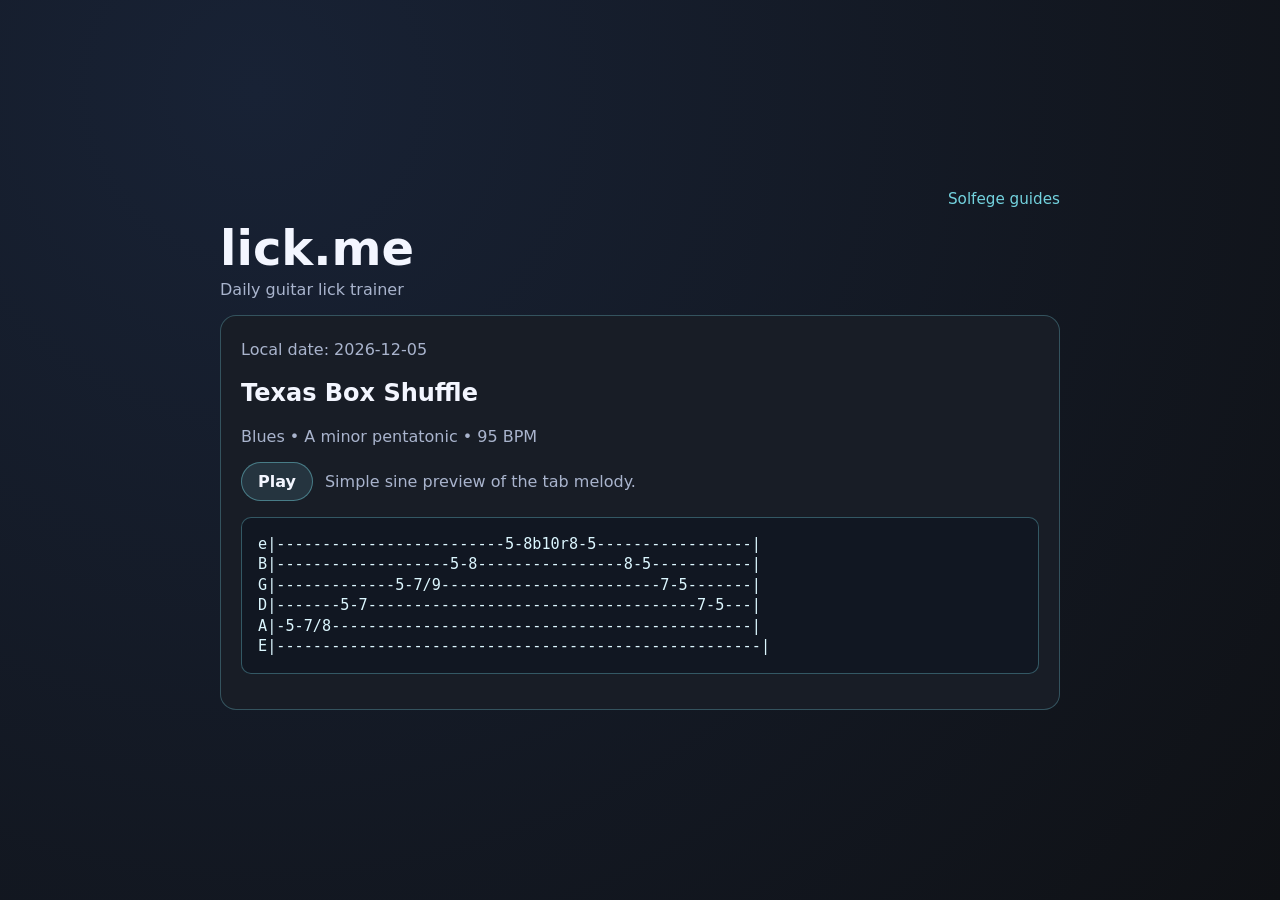
<file: index.html>
<!doctype html>
<html lang="en">
  <head>
    <meta charset="UTF-8" />
    <meta name="viewport" content="width=device-width, initial-scale=1.0" />
    <title>lick.me — Daily Guitar Lick Trainer</title>
    <link rel="stylesheet" href="assets/style.css" />
  </head>
  <body>
    <main class="app">
      <nav class="top-nav" aria-label="Secondary">
        <a class="nav-link" href="solfege.html">Solfege guides</a>
      </nav>
      <h1>lick.me</h1>
      <p class="subtitle">Daily guitar lick trainer</p>

      <section class="card" aria-live="polite">
        <p id="date" class="meta"></p>
        <h2 id="title">Loading today’s lick…</h2>
        <p id="info" class="meta"></p>
        <div class="controls">
          <button id="playback-button" class="button" type="button">Play</button>
          <p id="playback-status" class="meta playback-status">Preparing playback…</p>
        </div>
        <pre id="tab" class="tab"></pre>
        <p id="error" class="error" hidden></p>
      </section>
    </main>

    <script src="assets/audio.js"></script>
    <script src="assets/app.js"></script>
  </body>
</html>
</file>
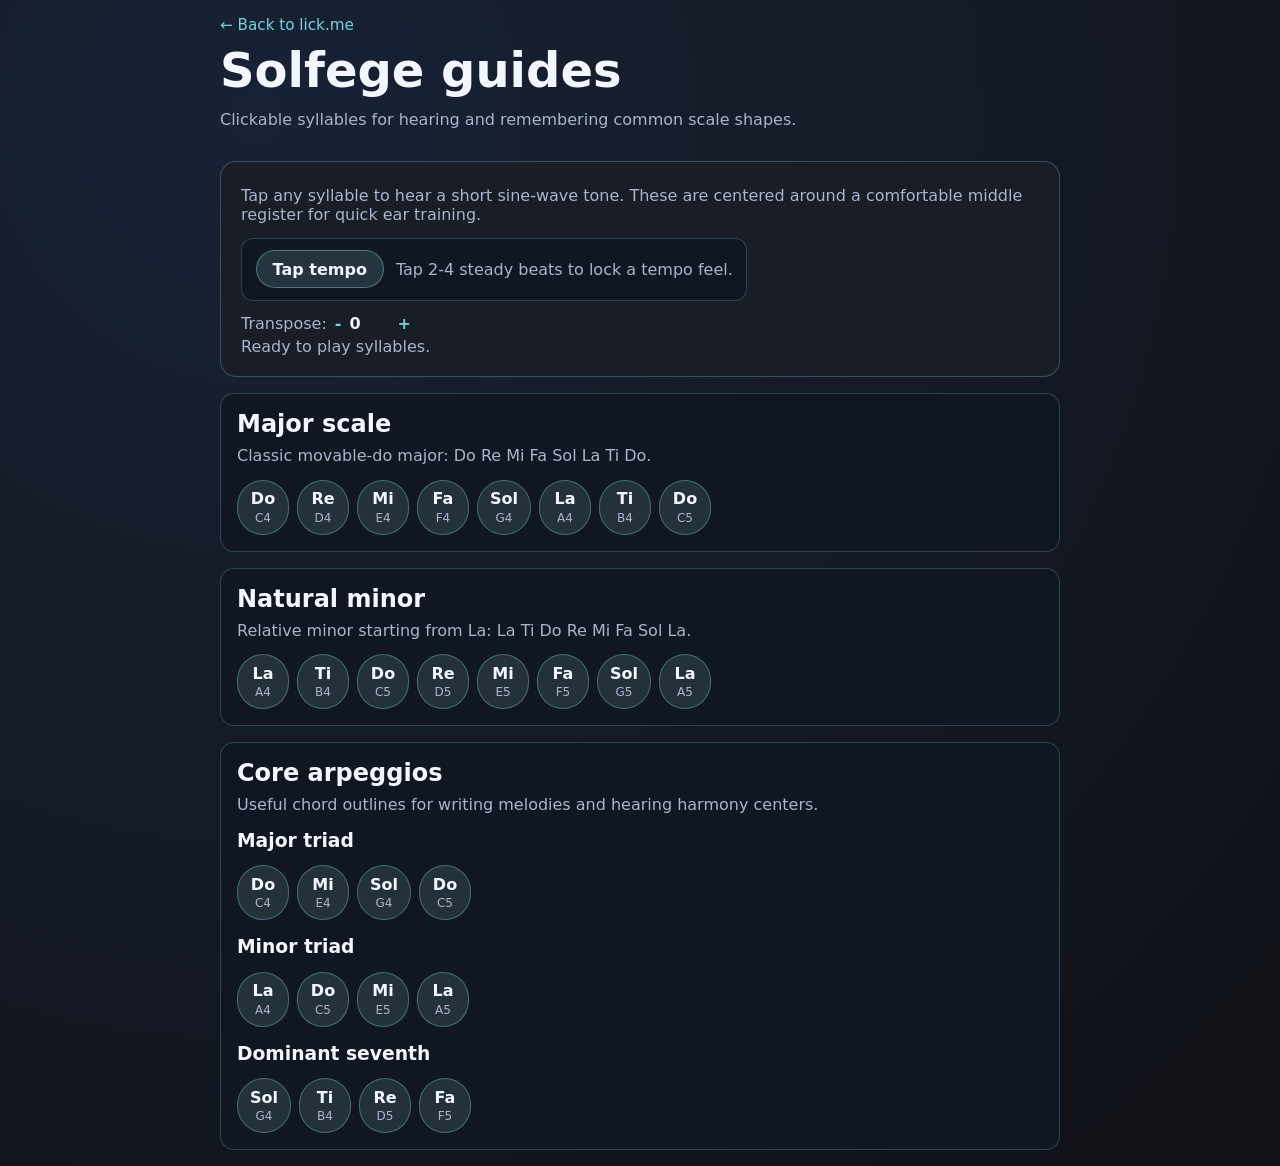
<file: solfege.html>
<!doctype html>
<html lang="en">
  <head>
    <meta charset="UTF-8" />
    <meta name="viewport" content="width=device-width, initial-scale=1.0" />
    <title>lick.me — Solfege Guides</title>
    <link rel="stylesheet" href="assets/style.css" />
  </head>
  <body>
    <main class="app">
      <header class="page-header">
        <a class="back-link" href="index.html">← Back to lick.me</a>
        <h1>Solfege guides</h1>
        <p class="subtitle">Clickable syllables for hearing and remembering common scale shapes.</p>
      </header>

      <section class="card">
        <p class="meta">Tap any syllable to hear a short sine-wave tone. These are centered around a comfortable middle register for quick ear training.</p>
        <div class="tool-strip" aria-label="Solfege tools">
          <section class="tempo-box" aria-label="Tap tempo">
            <button id="tap-tempo-button" class="button tempo-button" type="button">Tap tempo</button>
            <p id="tap-tempo-output" class="meta tempo-output">Tap 2-4 steady beats to lock a tempo feel.</p>
          </section>
        </div>
        <p class="meta transpose-controls" aria-label="Transpose controls">
          Transpose:
          <a id="transpose-down" class="inline-link" href="#">-</a>
          <span id="transpose-value" class="transpose-value">0</span>
          <a id="transpose-up" class="inline-link" href="#">+</a>
        </p>
        <p id="solfege-status" class="meta playback-status">Ready to play syllables.</p>
      </section>

      <section id="solfege-guides" class="guide-list" aria-label="Solfege guide list"></section>
    </main>

    <script src="assets/audio.js"></script>
    <script src="assets/solfege.js"></script>
  </body>
</html>
</file>
<file: assets/style.css>
:root {
  color-scheme: dark;
  --bg: #0f1115;
  --card: #1a1f29;
  --text: #f3f6ff;
  --muted: #a9b4cd;
  --accent: #73d2de;
  --error: #ff9f9f;
}

* {
  box-sizing: border-box;
}

body {
  margin: 0;
  min-height: 100vh;
  font-family: Inter, system-ui, -apple-system, Segoe UI, Roboto, sans-serif;
  background: radial-gradient(circle at 20% 10%, #182235, var(--bg));
  color: var(--text);
  display: grid;
  place-items: center;
  padding: 1rem;
}

.app {
  width: min(100%, 840px);
}

.top-nav {
  display: flex;
  justify-content: flex-end;
  margin-bottom: 0.75rem;
}

.nav-link,
.back-link {
  color: var(--accent);
  text-decoration: none;
  font-size: 0.95rem;
}

.nav-link:hover,
.back-link:hover {
  text-decoration: underline;
}

h1 {
  margin: 0;
  font-size: clamp(2rem, 5vw, 3rem);
}

.subtitle {
  margin-top: 0.25rem;
  color: var(--muted);
}

.card {
  margin-top: 1rem;
  padding: 1.25rem;
  border-radius: 16px;
  background: #171e2a;
  background: color-mix(in srgb, var(--card) 92%, black);
  border: 1px solid #245b69;
  border: 1px solid color-mix(in srgb, var(--accent) 30%, transparent);
}

.meta {
  color: var(--muted);
  margin: 0.25rem 0;
}

.inline-link {
  color: var(--accent);
  text-decoration: none;
  font-weight: 600;
}

.inline-link:hover,
.inline-link:focus-visible {
  text-decoration: underline;
}

.transpose-controls {
  display: flex;
  align-items: center;
  gap: 0.5rem;
  flex-wrap: wrap;
}

.transpose-value {
  min-width: 2.5rem;
  color: var(--text);
  font-weight: 600;
}

.tool-strip {
  display: flex;
  gap: 0.75rem;
  margin: 0.85rem 0;
  flex-wrap: wrap;
}

.tempo-box {
  display: flex;
  align-items: center;
  gap: 0.75rem;
  padding: 0.7rem 0.85rem;
  border-radius: 12px;
  background: #111722;
  border: 1px solid color-mix(in srgb, var(--accent) 24%, transparent);
  flex-wrap: wrap;
}

.tempo-button {
  padding-inline: 0.9rem;
  white-space: nowrap;
}

.tempo-output {
  margin: 0;
  min-width: min(100%, 18rem);
}

.controls {
  display: flex;
  align-items: center;
  gap: 0.75rem;
  margin-top: 1rem;
  flex-wrap: wrap;
}

.button {
  appearance: none;
  border: 1px solid color-mix(in srgb, var(--accent) 45%, transparent);
  border-radius: 999px;
  background: color-mix(in srgb, var(--accent) 12%, var(--card));
  color: var(--text);
  padding: 0.55rem 1rem;
  font: inherit;
  font-weight: 600;
  cursor: pointer;
}

.button:hover:enabled {
  background: color-mix(in srgb, var(--accent) 20%, var(--card));
}

.button:disabled {
  cursor: not-allowed;
  opacity: 0.55;
}

.playback-status {
  margin: 0;
}

.tab {
  margin-top: 1rem;
  padding: 1rem;
  border-radius: 10px;
  background: #111722;
  overflow-x: auto;
  line-height: 1.35;
  color: #dcf7ff;
  border: 1px solid #2a6b7a;
  border: 1px solid color-mix(in srgb, var(--accent) 35%, transparent);
  font: 500 0.95rem/1.35 ui-monospace, SFMono-Regular, Menlo, Consolas, monospace;
}

.error {
  margin-top: 0.5rem;
  color: var(--error);
}

.page-header {
  display: flex;
  flex-direction: column;
  gap: 0.5rem;
}

.guide-list {
  display: grid;
  gap: 1rem;
  margin-top: 1rem;
}

.guide-card {
  padding: 1rem;
  border-radius: 14px;
  background: #111722;
  border: 1px solid color-mix(in srgb, var(--accent) 24%, transparent);
}

.guide-card h2,
.guide-card h3 {
  margin: 0;
}

.guide-card p {
  margin: 0.5rem 0 0;
}

.syllable-row {
  display: flex;
  flex-wrap: wrap;
  gap: 0.5rem;
  margin-top: 0.9rem;
}

.syllable-button {
  min-width: 3.25rem;
  padding: 0.55rem 0.75rem;
  border-radius: 999px;
  border: 1px solid color-mix(in srgb, var(--accent) 38%, transparent);
  background: color-mix(in srgb, var(--accent) 10%, var(--card));
  color: var(--text);
  font: inherit;
  font-weight: 600;
  cursor: pointer;
}

.syllable-button:hover,
.syllable-button:focus-visible {
  background: color-mix(in srgb, var(--accent) 18%, var(--card));
}

.syllable-button:focus-visible {
  outline: 2px solid color-mix(in srgb, var(--accent) 65%, white);
  outline-offset: 2px;
}

.pitch-label {
  display: block;
  margin-top: 0.15rem;
  color: var(--muted);
  font-size: 0.75rem;
  font-weight: 500;
}

@media (max-width: 640px) {
  body {
    place-items: start center;
  }

  .top-nav {
    justify-content: flex-start;
  }

  .transpose-controls {
    gap: 0.4rem;
  }

  .tempo-box {
    align-items: flex-start;
  }
}
</file>
